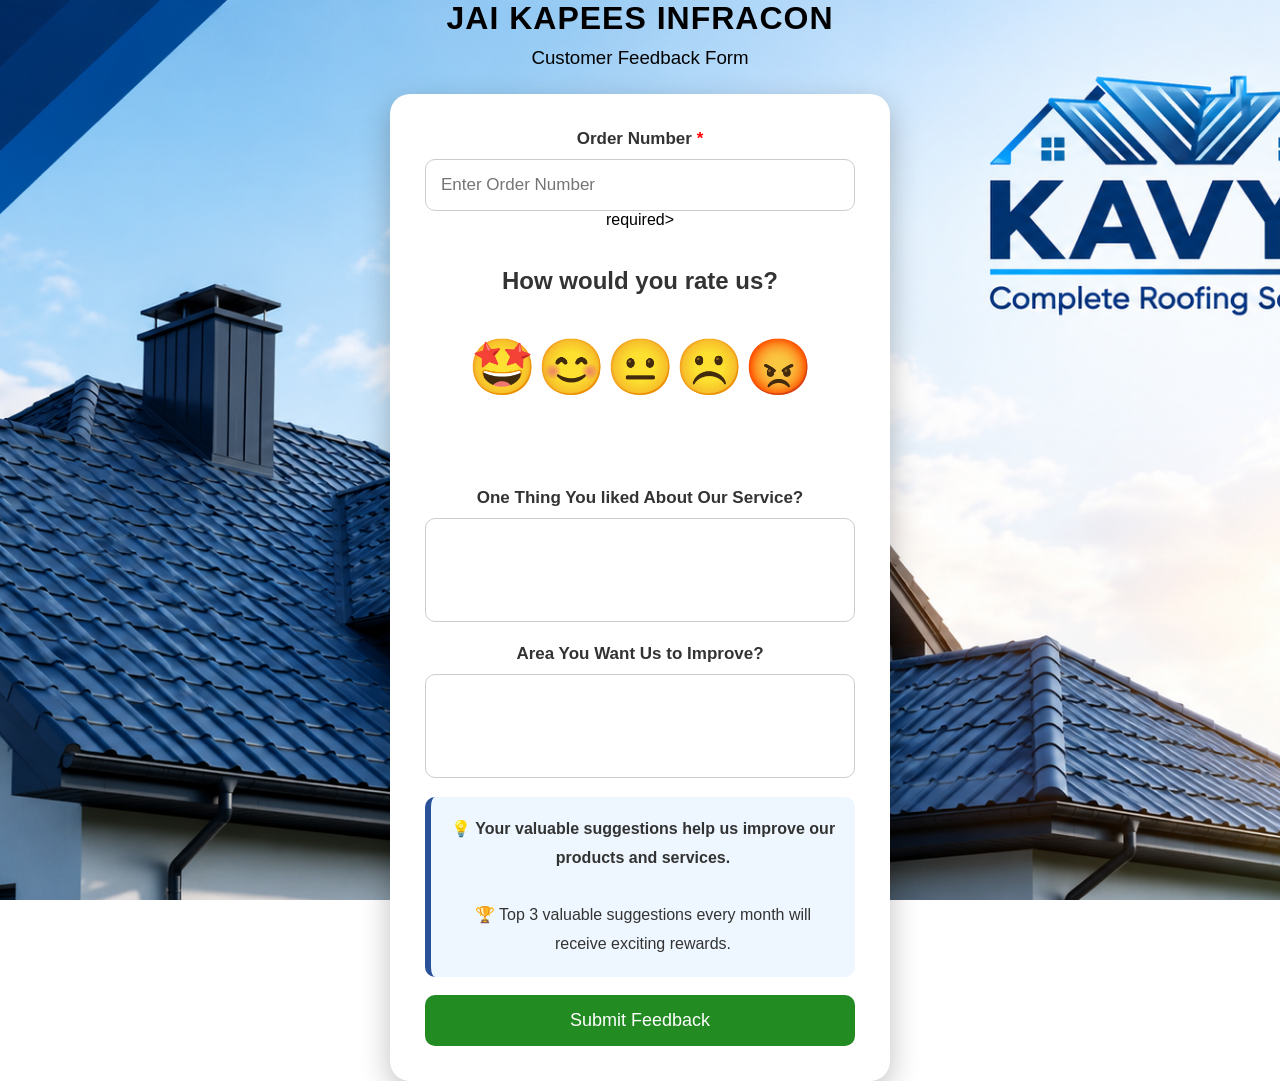
<file: index.html>
<!DOCTYPE html>
<html lang="en">

<head>

    <meta charset="UTF-8">

    <meta name="viewport" content="width=device-width, initial-scale=1.0">

    <title>Customer Feedback</title>

    <link rel="stylesheet" href="style.css">

</head>

<body>

<div class="container">

    <h1>JAI KAPEES INFRACON</h1>
     <h3>Customer Feedback Form</h3>
  <div class="card">

        <label>Order Number <span>*</span></label>

        <input
            type="text"
            id="orderNo"
            placeholder="Enter Order Number">
            required> 

        <br><br>

        <h2>How would you rate us?</h2>

        <div class="emoji-container">

            <div class="emoji-container">

    <span class="emoji" data-rating="1">🤩</span>

    <span class="emoji" data-rating="2">😊</span>

    <span class="emoji" data-rating="3">😐</span>

    <span class="emoji" data-rating="4">☹️</span>

    <span class="emoji" data-rating="5">😡</span>

</div>
            
            </div>

        <p id="ratingText"></p>

        <br>

        <label>

        One Thing You liked About Our Service?

        </label>

        <textarea

            id="experience"

            rows="4"

            placeholder="Write your experience..."> </textarea>

        <br><br>

        <label>

            Area You Want Us to Improve?

        </label>

        <textarea

            id="improve"

            rows="4"

            placeholder="Your valuable suggestion..."> </textarea>

        <br>

        <div class="note">

            💡

            <b>

            Your valuable suggestions help us improve our products and services.

            </b>

            <br><br>

            🏆

            Top 3 valuable suggestions every month

            will receive exciting rewards.

        </div>

        <br>

        <button id="submitBtn">

            Submit Feedback

        </button>

    </div>

</div>

<script src="script.js"></script>

</body>

</html>
</file>
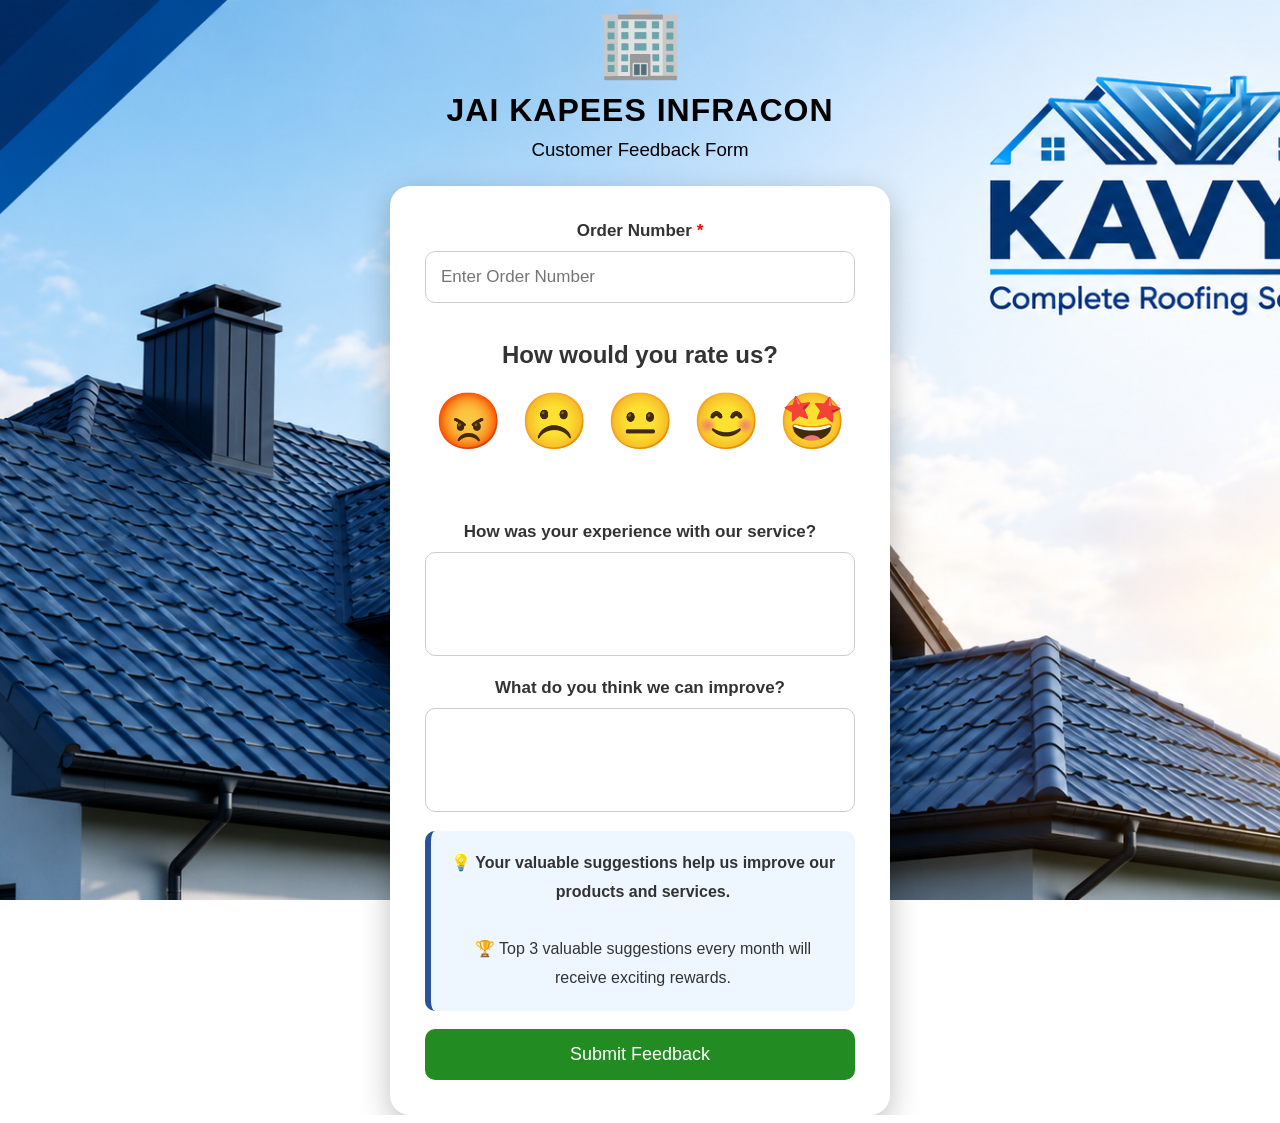
<file: Index.html>
<!DOCTYPE html>
<html lang="en">

<head>

    <meta charset="UTF-8">

    <meta name="viewport" content="width=device-width, initial-scale=1.0">

    <title>Customer Feedback</title>

    <link rel="stylesheet" href="style.css">

</head>

<body>

<div class="container">

    <div class="logo">
        🏢
    </div>

    <h1>JAI KAPEES INFRACON</h1>

    <h3>Customer Feedback Form</h3>

    <div class="card">

        <label>Order Number <span>*</span></label>

        <input
            type="text"
            id="orderNo"
            placeholder="Enter Order Number">

        <br><br>

        <h2>How would you rate us?</h2>

        <div class="emoji-container">

            <span class="emoji" data-rating="1">😡</span>

            <span class="emoji" data-rating="2">☹️</span>

            <span class="emoji" data-rating="3">😐</span>

            <span class="emoji" data-rating="4">😊</span>

            <span class="emoji" data-rating="5">🤩</span>

        </div>

        <p id="ratingText"></p>

        <br>

        <label>

            How was your experience with our service?

        </label>

        <textarea

            id="experience"

            rows="4"

            placeholder="Write your experience...">

        </textarea>

        <br><br>

        <label>

            What do you think we can improve?

        </label>

        <textarea

            id="improve"

            rows="4"

            placeholder="Your valuable suggestion...">

        </textarea>

        <br>

        <div class="note">

            💡

            <b>

            Your valuable suggestions help us improve our products and services.

            </b>

            <br><br>

            🏆

            Top 3 valuable suggestions every month

            will receive exciting rewards.

        </div>

        <br>

        <button id="submitBtn">

            Submit Feedback

        </button>

    </div>

</div>

<script src="script.js"></script>

</body>

</html>
</file>
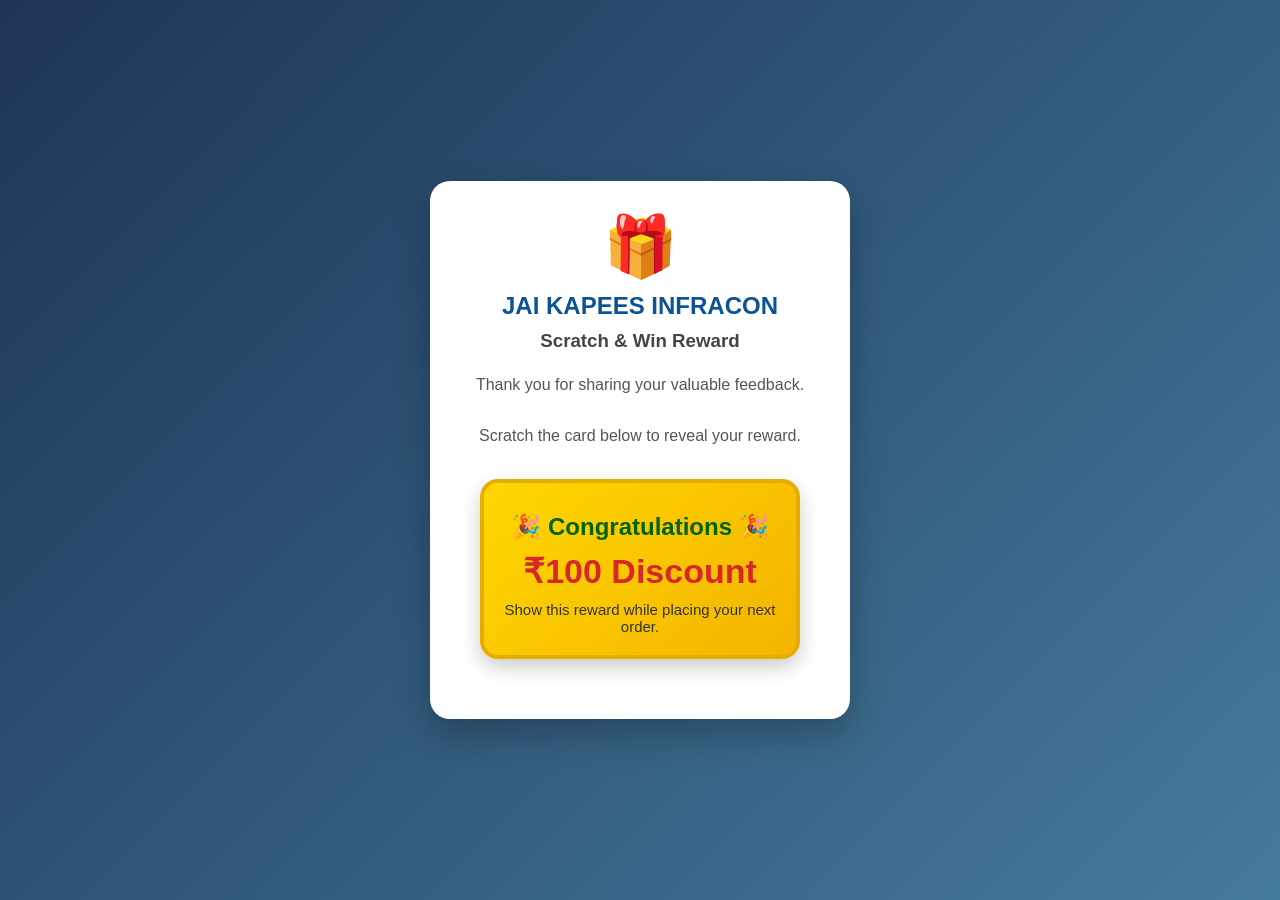
<file: scratch.Html>
<!DOCTYPE html>
<html lang="en">
<head>
    <meta charset="UTF-8">
    <meta name="viewport" content="width=device-width, initial-scale=1.0">
    <title>Scratch & Win</title>

    <link rel="stylesheet" href="scratch.css">
</head>

<body>

<div class="container">

    <div class="card">

        <h1>🎁</h1>

        <h2>JAI KAPEES INFRACON</h2>

        <h3>Scratch & Win Reward</h3>

        <p class="message">
            Thank you for sharing your valuable feedback.
            <br><br>
            Scratch the card below to reveal your reward.
        </p>

        <div class="scratch-card">

            <div id="reward" class="reward">

                <h2>🎉 Congratulations 🎉</h2>

                <h1 id="prize">₹100 Discount</h1>

                <p>
                    Show this reward while placing your next order.
                </p>

            </div>

            <canvas id="scratchCanvas"></canvas>

        </div>

        <button id="claimBtn">
            Claim Reward
        </button>

    </div>

</div>

<script src="scratch.js"></script>

</body>
</html>
</file>
<file: style.css>
*{
    margin:0;
    padding:0;
    box-sizing:border-box;
}

body{
    font-family:Segoe UI,Tahoma,Geneva,Verdana,sans-serif;
    text-align:center;
    background-image:url('Background.png');
    background-size:cover;
    background-position:center;
    background-repeat: no-repeat;
    background-attachment: fixed;
    min-height:100vh;
    display:flex;
    justify-content:center;
    align-items:center;
}
.container{
    width:100%;
    max-width:500px;
}
.logo{
  text-align:center;
  font-size:70px;

    margin-bottom:10px;

}

h1{

    text-align:center;

    color:Black;

    margin-bottom:10px;

    letter-spacing:1px;

}

h3{

    text-align:center;

    color:Black;
    margin-bottom:25px;
    font-weight:400;
}
.card{
 background:white;
 padding:35px;
 border-radius:20px;
  box-shadow:0 10px 30px rgba(0,0,0,.25);
}
label{
 font-size:17px;
 font-weight:600;
 color:#333;
}
label span{
 color:red;

}

input{

    width:100%;

    padding:15px;

    margin-top:10px;

    border-radius:10px;

    border:1px solid #ccc;

    font-size:17px;

}

input:focus{

    outline:none;

    border:2px solid #2a5298;

}

textarea{

    width:100%;

    padding:15px;

    margin-top:10px;

    border-radius:10px;

    border:1px solid #ccc;

    resize:none;

    font-size:16px;

}

textarea:focus{

    outline:none;

    border:2px solid #2a5298;

}

h2{

    text-align:center;

    color:#333;

    margin:20px 0;

}

.emoji-container{

    display:flex;

    justify-content:space-around;

    align-items:center;

    margin:20px 0;

}

.emoji{

    font-size:55px;

    cursor:pointer;

    transition:.3s;

}

.emoji:hover{

    transform:scale(1.35);

}

.selected{

    transform:scale(1.5);

    filter:drop-shadow(0 0 8px gold);

}

#ratingText{

    text-align:center;

    font-size:20px;

    color:#2a5298;

    font-weight:bold;

    height:30px;

}

.note{

    background:#eef7ff;

    border-left:6px solid #2a5298;

    padding:18px;

    border-radius:10px;

    line-height:1.8;

    color:#333;

    margin-top:15px;

}

button{

    width:100%;

    padding:15px;

    background:#228B22;

    color:white;

    font-size:18px;

    border:none;

    border-radius:10px;

    cursor:pointer;

    transition:.3s;

}

button:hover{

    background:#4CAF50;

    transform:scale(1.02);

}

.success{

    text-align:center;

    padding:40px;

}

.success h2{

    color:green;

    margin-bottom:20px;

}

.success p{

    font-size:18px;

    color:#555;

}

@media(max-width:768px){

.card{

padding:25px;

}

.emoji{

font-size:45px;

}

h1{

font-size:28px;

}

}
</file>
<file: scratch.css>
/* ===========================
   Scratch Card Style
=========================== */

*{
    margin:0;
    padding:0;
    box-sizing:border-box;
    font-family:Arial, Helvetica, sans-serif;
}

body{

    background:linear-gradient(135deg,#1d3557,#457b9d);

    display:flex;

    justify-content:center;

    align-items:center;

    min-height:100vh;

}

.container{

    width:100%;

    display:flex;

    justify-content:center;

    align-items:center;

}

.card{

    width:420px;

    max-width:95%;

    background:#fff;

    border-radius:20px;

    padding:30px;

    text-align:center;

    box-shadow:0px 15px 35px rgba(0,0,0,.25);

}

.card h1{

    font-size:60px;

}

.card h2{

    color:#0B5394;

    margin-top:10px;

}

.card h3{

    margin-top:10px;

    color:#444;

}

.message{

    margin:20px 0;

    font-size:16px;

    color:#555;

    line-height:1.6;

}

/* Scratch Area */

.scratch-card{

    position:relative;

    width:320px;

    height:180px;

    margin:30px auto;

    border-radius:18px;

    overflow:hidden;

    background:linear-gradient(135deg,#FFD700,#F4B400);

    border:4px solid #e6ac00;

    box-shadow:0 8px 20px rgba(0,0,0,.2);

}

/* Hidden Reward */

.reward{

    position:absolute;

    width:100%;

    height:100%;

    display:flex;

    flex-direction:column;

    justify-content:center;

    align-items:center;

    text-align:center;

    padding:15px;

}

.reward h2{

    color:#006400;

    margin-bottom:10px;

}

.reward h1{

    color:#d62828;

    font-size:34px;

    margin-bottom:10px;

}

.reward p{

    font-size:15px;

    color:#333;

}

/* Scratch Canvas */

#scratchCanvas{

    position:absolute;

    top:0;

    left:0;

    width:100%;

    height:100%;

    cursor:pointer;

}

/* Button */

#claimBtn{

    margin-top:20px;

    background:#0B5394;

    color:#fff;

    border:none;

    padding:15px 35px;

    font-size:18px;

    border-radius:10px;

    cursor:pointer;

    display:none;

    transition:.3s;

}

#claimBtn:hover{

    background:#063970;

}

/* Mobile */

@media(max-width:480px){

.card{

    padding:20px;

}

.scratch-card{

    width:280px;

    height:160px;

}

.reward h1{

    font-size:28px;

}

}
</file>
